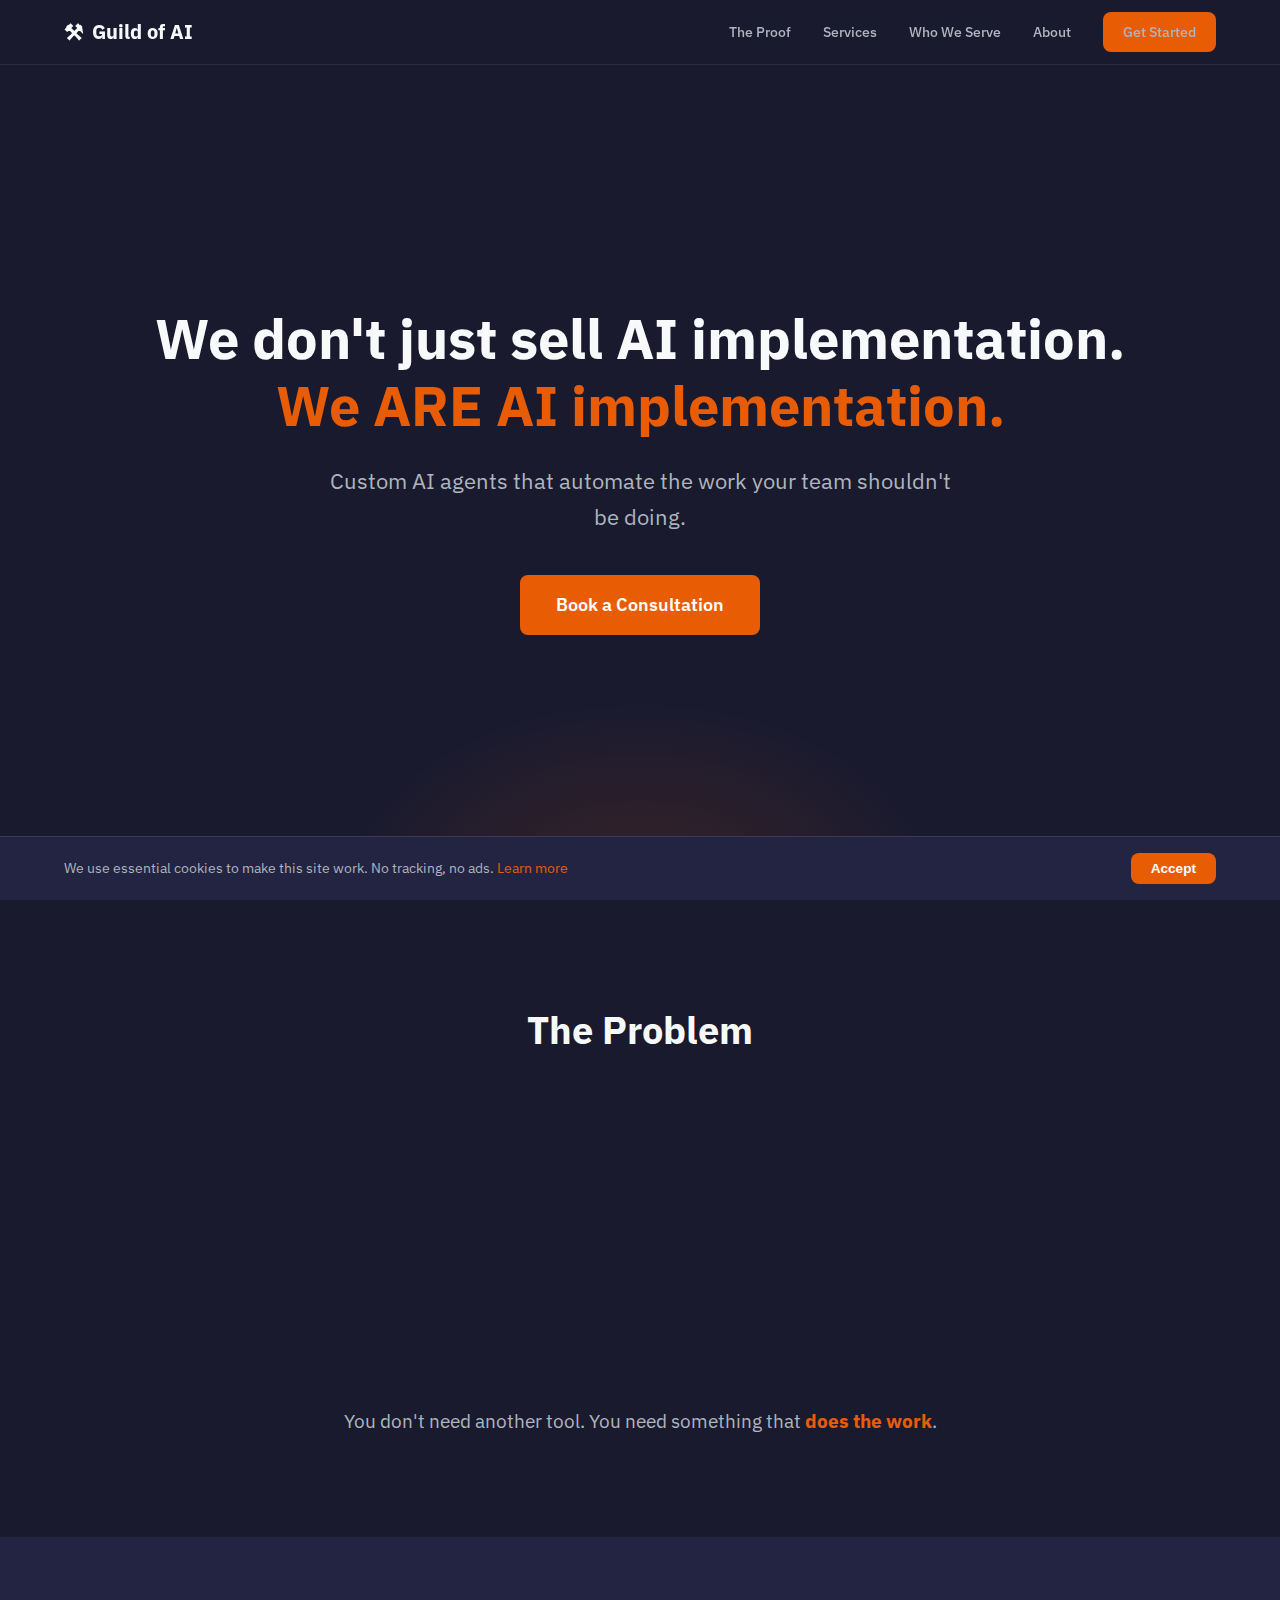
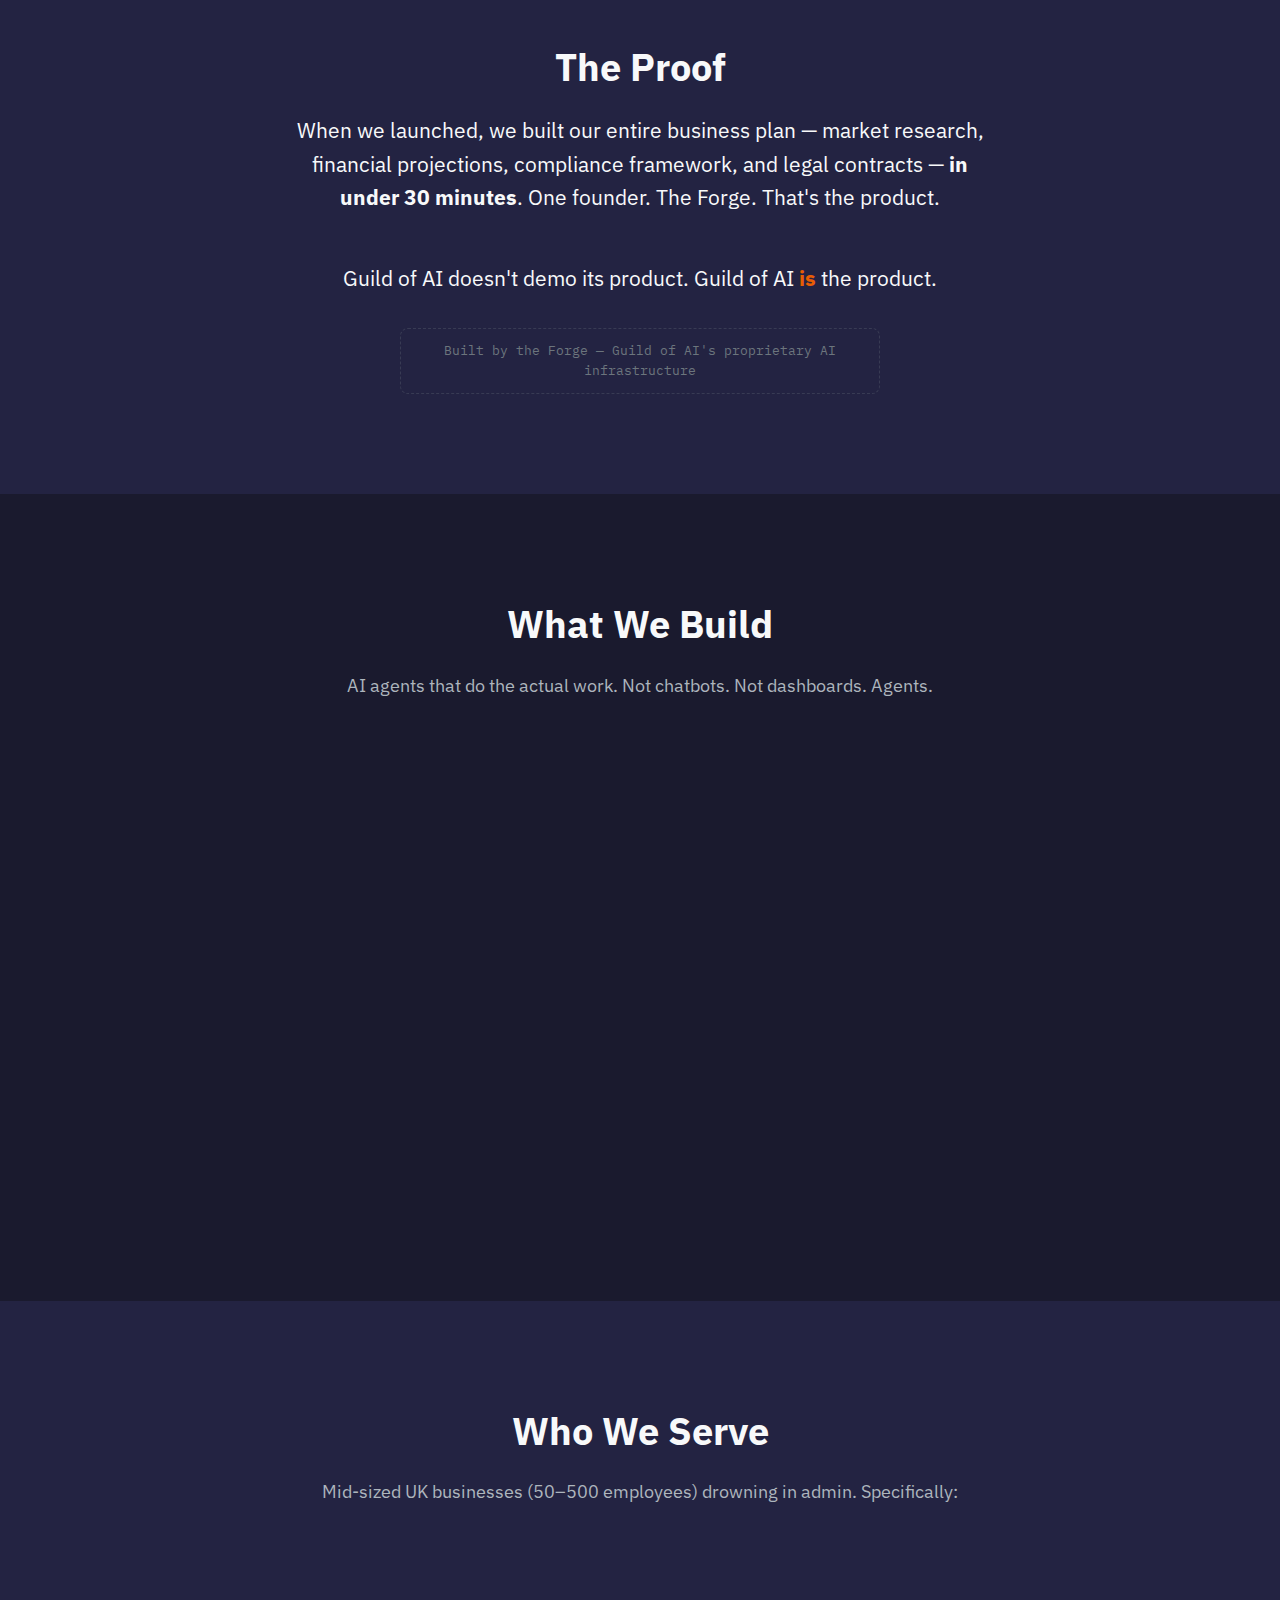
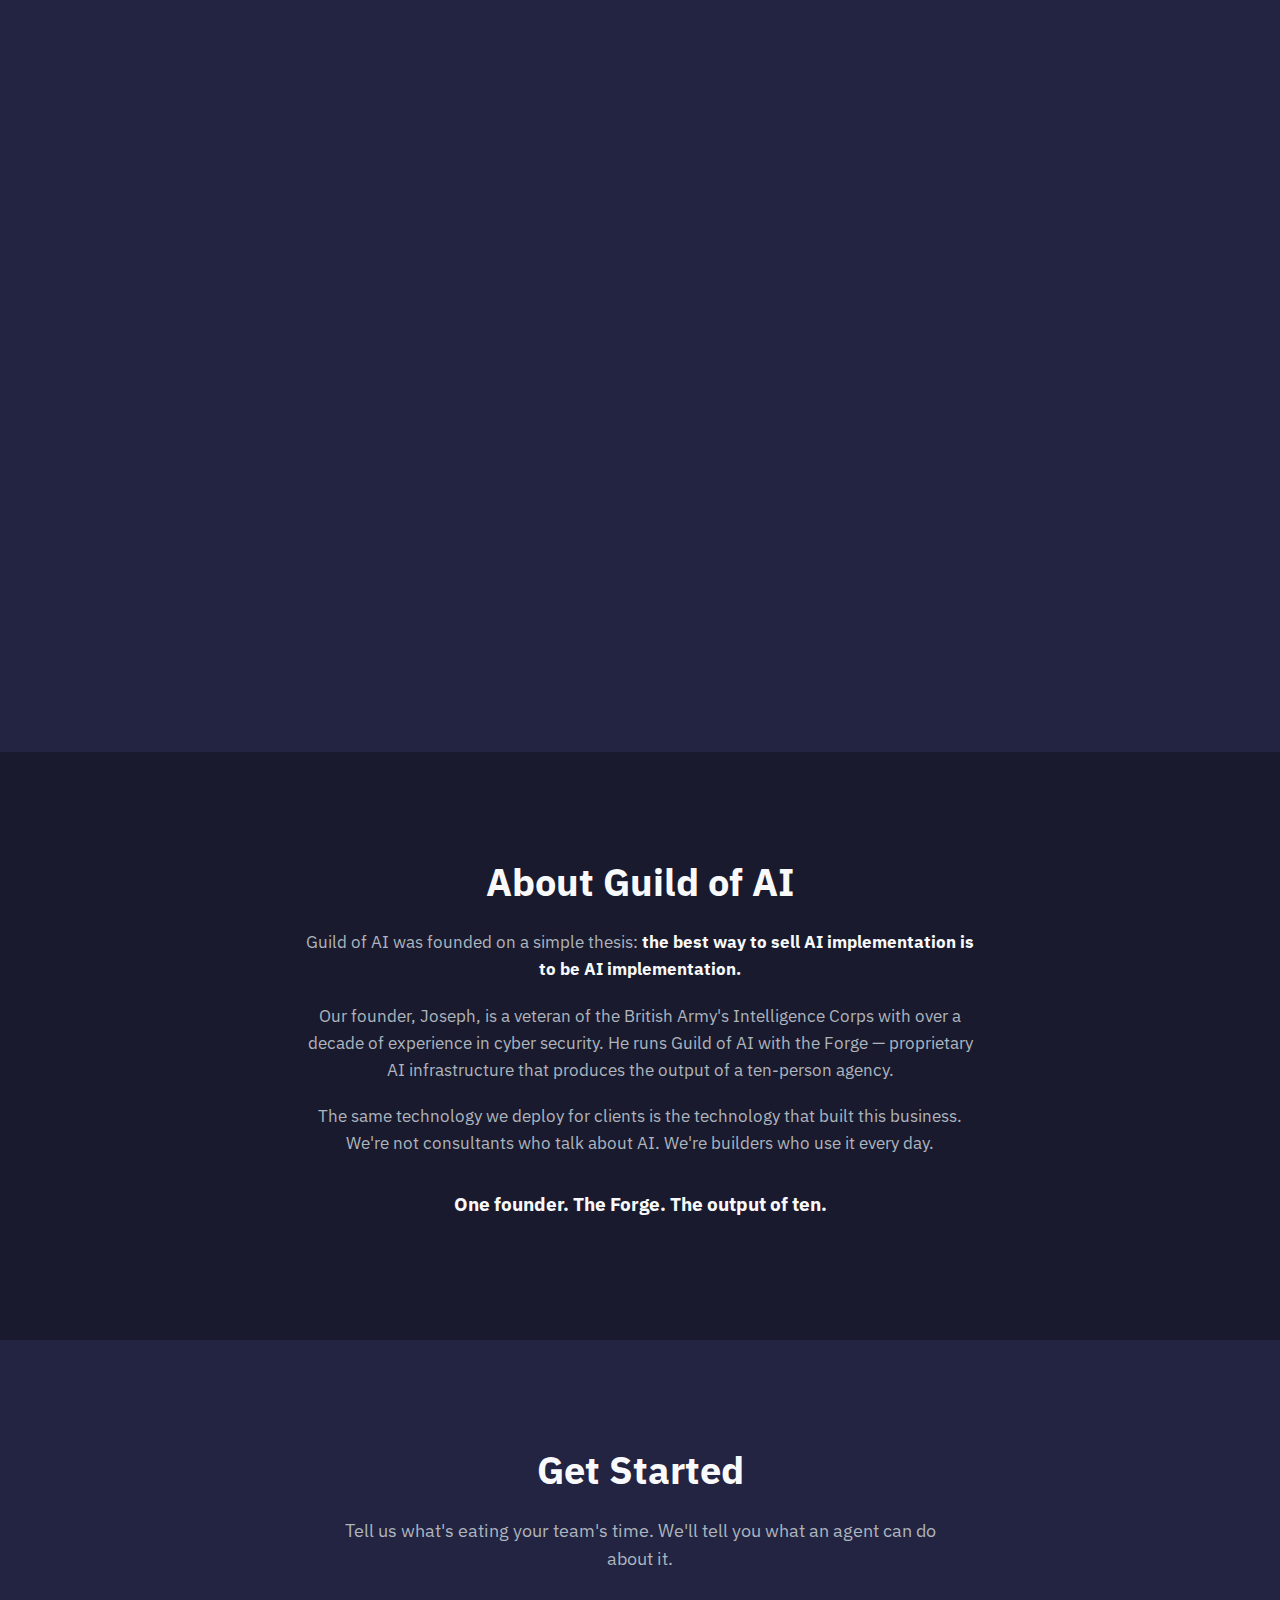
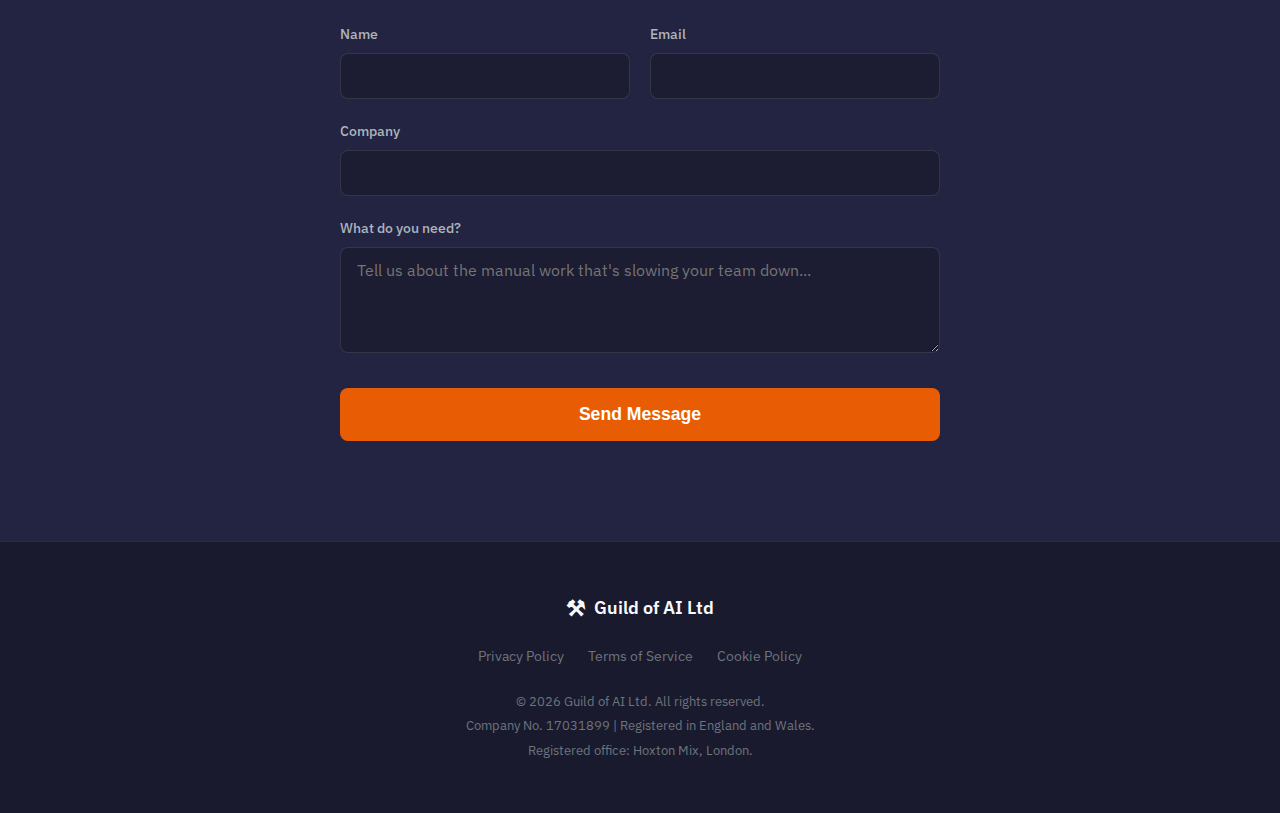
<file: index.html>
<!DOCTYPE html>
<html lang="en">
<head>
    <meta charset="UTF-8">
    <meta name="viewport" content="width=device-width, initial-scale=1.0">
    <title>Guild of AI — Custom AI Agents for UK Businesses</title>
    <meta name="description" content="Guild of AI builds custom AI agents that automate the work your team shouldn't be doing. We don't just sell AI implementation. We ARE AI implementation.">
    <link rel="preconnect" href="https://fonts.googleapis.com">
    <link rel="preconnect" href="https://fonts.gstatic.com" crossorigin>
    <link href="https://fonts.googleapis.com/css2?family=IBM+Plex+Sans:wght@400;500;600;700&family=IBM+Plex+Mono:wght@400;500&display=swap" rel="stylesheet">
    <link rel="stylesheet" href="style.css">
    <link rel="icon" type="image/svg+xml" href="favicon.svg">
</head>
<body>
    <!-- Navigation -->
    <nav class="nav">
        <div class="container nav-inner">
            <a href="#" class="nav-logo">
                <span class="logo-icon">⚒</span> Guild of AI
            </a>
            <div class="nav-links">
                <a href="#proof">The Proof</a>
                <a href="#services">Services</a>
                <a href="#verticals">Who We Serve</a>
                <a href="#about">About</a>
                <a href="#contact" class="btn btn-sm">Get Started</a>
            </div>
            <button class="nav-toggle" aria-label="Menu">☰</button>
        </div>
    </nav>

    <!-- Hero -->
    <header class="hero" id="hero">
        <div class="container">
            <h1 class="hero-title">We don't just sell AI implementation.<br><span class="accent">We ARE AI implementation.</span></h1>
            <p class="hero-sub">Custom AI agents that automate the work your team shouldn't be doing.</p>
            <a href="#contact" class="btn btn-lg">Book a Consultation</a>
        </div>
        <div class="hero-glow"></div>
    </header>

    <!-- The Problem -->
    <section class="section" id="problem">
        <div class="container">
            <h2 class="section-title">The Problem</h2>
            <div class="problem-grid">
                <div class="problem-card">
                    <div class="problem-icon">⏱</div>
                    <h3>Time Drain</h3>
                    <p>Your team spends 40–60% of their time on repetitive admin. That's not productivity — it's waste.</p>
                </div>
                <div class="problem-card">
                    <div class="problem-icon">👥</div>
                    <h3>Hiring Doesn't Scale</h3>
                    <p>More headcount means more cost, more management, more overhead. And you still can't hire fast enough.</p>
                </div>
                <div class="problem-card">
                    <div class="problem-icon">🖥</div>
                    <h3>Software Falls Short</h3>
                    <p>Off-the-shelf tools automate dashboards, not work. You don't need another SaaS login.</p>
                </div>
            </div>
            <p class="section-hook">You don't need another tool. You need something that <strong>does the work</strong>.</p>
        </div>
    </section>

    <!-- The Proof -->
    <section class="section section-dark" id="proof">
        <div class="container">
            <h2 class="section-title">The Proof</h2>
            <p class="proof-lead">When we launched, we built our entire business plan — market research, financial projections, compliance framework, and legal contracts — <strong>in under 30 minutes</strong>. One founder. The Forge. That's the product.</p>
            <p class="proof-hook">Guild of AI doesn't demo its product. Guild of AI <strong>is</strong> the product.</p>
            <div class="built-badge">Built by the Forge — Guild of AI's proprietary AI infrastructure</div>
        </div>
    </section>

    <!-- Services / Tiers -->
    <section class="section" id="services">
        <div class="container">
            <h2 class="section-title">What We Build</h2>
            <p class="section-sub">AI agents that do the actual work. Not chatbots. Not dashboards. Agents.</p>
            <div class="tier-grid">
                <div class="tier-card">
                    <div class="tier-badge">Entry</div>
                    <h3 class="tier-name">Foundry</h3>
                    <p class="tier-desc">Single AI agent deployed into one business process. The fastest way to see what AI can do for you.</p>
                    <ul class="tier-features">
                        <li>One agent, one workflow</li>
                        <li>Integrated into your existing tools</li>
                        <li>Setup in days, not months</li>
                        <li>Monthly retainer + support</li>
                    </ul>
                    <span class="tier-target">For SMEs getting started</span>
                </div>
                <div class="tier-card tier-featured">
                    <div class="tier-badge">Growth</div>
                    <h3 class="tier-name">Forge</h3>
                    <p class="tier-desc">Multiple connected agents working across departments. Scale your automation without scaling headcount.</p>
                    <ul class="tier-features">
                        <li>Multiple agents, interconnected</li>
                        <li>Cross-department automation</li>
                        <li>Priority support</li>
                        <li>Quarterly performance reviews</li>
                    </ul>
                    <span class="tier-target">For scaling businesses</span>
                </div>
                <div class="tier-card">
                    <div class="tier-badge">Enterprise</div>
                    <h3 class="tier-name">Citadel</h3>
                    <p class="tier-desc">Custom AI infrastructure built for your organisation. Full architecture, white-glove onboarding.</p>
                    <ul class="tier-features">
                        <li>Bespoke agent architecture</li>
                        <li>Dedicated infrastructure</li>
                        <li>White-glove onboarding</li>
                        <li>Ongoing optimisation</li>
                    </ul>
                    <span class="tier-target">For large organisations</span>
                </div>
            </div>
        </div>
    </section>

    <!-- Verticals -->
    <section class="section section-dark" id="verticals">
        <div class="container">
            <h2 class="section-title">Who We Serve</h2>
            <p class="section-sub">Mid-sized UK businesses (50–500 employees) drowning in admin. Specifically:</p>
            <div class="vertical-grid">
                <div class="vertical-card">
                    <div class="vertical-icon">📋</div>
                    <h3>Recruitment Agencies</h3>
                    <p>Your consultants spend hours screening CVs and chasing candidates. Our agents shortlist qualified candidates, send personalised outreach, and schedule interviews — so your team focuses on placing, not processing.</p>
                </div>
                <div class="vertical-card">
                    <div class="vertical-icon">🏠</div>
                    <h3>Property Management</h3>
                    <p>Tenant queries pile up. Maintenance requests get lost. Rent chasing is manual. Our agents handle tenant communications, route maintenance to the right contractor, and track payments — so you manage properties, not inboxes.</p>
                </div>
                <div class="vertical-card">
                    <div class="vertical-icon">🛡</div>
                    <h3>Insurance Brokers</h3>
                    <p>Quote requests arrive faster than your team can process them. Our agents triage claims, process renewals, and generate quotes — handling the volume so your brokers handle the relationships.</p>
                </div>
                <div class="vertical-card">
                    <div class="vertical-icon">📊</div>
                    <h3>Accounting Firms</h3>
                    <p>Data entry and client onboarding consume your qualified accountants' time. Our agents process documents, onboard new clients, and handle routine queries — freeing your team for the advisory work that drives revenue.</p>
                </div>
                <div class="vertical-card">
                    <div class="vertical-icon">🚛</div>
                    <h3>Logistics</h3>
                    <p>Coordinating drivers, planning routes, and tracking deliveries across multiple clients is a full-time job. Our agents handle the coordination — so your operations team manages exceptions, not everything.</p>
                </div>
            </div>
        </div>
    </section>

    <!-- About -->
    <section class="section" id="about">
        <div class="container about-content">
            <h2 class="section-title">About Guild of AI</h2>
            <div class="about-text">
                <p>Guild of AI was founded on a simple thesis: <strong>the best way to sell AI implementation is to be AI implementation.</strong></p>
                <p>Our founder, Joseph, is a veteran of the British Army's Intelligence Corps with over a decade of experience in cyber security. He runs Guild of AI with the Forge — proprietary AI infrastructure that produces the output of a ten-person agency.</p>
                <p>The same technology we deploy for clients is the technology that built this business. We're not consultants who talk about AI. We're builders who use it every day.</p>
                <p class="about-cta"><strong>One founder. The Forge. The output of ten.</strong></p>
            </div>
        </div>
    </section>

    <!-- Contact -->
    <section class="section section-dark" id="contact">
        <div class="container">
            <h2 class="section-title">Get Started</h2>
            <p class="section-sub">Tell us what's eating your team's time. We'll tell you what an agent can do about it.</p>
            <form class="contact-form" action="https://api.web3forms.com/submit" method="POST">
                <input type="hidden" name="access_key" value="59969e3d-1ba5-4f3f-af6e-54d6a5e64788">
                <input type="hidden" name="redirect" value="https://www.guildofai.com/thank-you.html">
                <input type="hidden" name="subject" value="New contact from Guild of AI website">
                <input type="checkbox" name="botcheck" class="hidden" style="display:none">
                <div class="form-row">
                    <div class="form-group">
                        <label for="name">Name</label>
                        <input type="text" id="name" name="name" required>
                    </div>
                    <div class="form-group">
                        <label for="email">Email</label>
                        <input type="email" id="email" name="email" required>
                    </div>
                </div>
                <div class="form-group">
                    <label for="company">Company</label>
                    <input type="text" id="company" name="company">
                </div>
                <div class="form-group">
                    <label for="message">What do you need?</label>
                    <textarea id="message" name="message" rows="4" placeholder="Tell us about the manual work that's slowing your team down..."></textarea>
                </div>
                <button type="submit" class="btn btn-lg">Send Message</button>
            </form>
        </div>
    </section>

    <!-- Footer -->
    <footer class="footer">
        <div class="container footer-inner">
            <div class="footer-brand">
                <span class="logo-icon">⚒</span> Guild of AI Ltd
            </div>
            <div class="footer-links">
                <a href="/privacy">Privacy Policy</a>
                <a href="/terms">Terms of Service</a>
                <a href="/cookies">Cookie Policy</a>
            </div>
            <div class="footer-legal">
                <p>© 2026 Guild of AI Ltd. All rights reserved.</p>
                <p>Company No. 17031899 | Registered in England and Wales.</p>
                <p>Registered office: Hoxton Mix, London.</p>
            </div>
        </div>
    </footer>

    <!-- Cookie Consent Banner -->
    <div class="cookie-banner" id="cookieBanner">
        <div class="container cookie-inner">
            <p>We use essential cookies to make this site work. No tracking, no ads. <a href="/cookies">Learn more</a></p>
            <button class="btn btn-sm" onclick="document.getElementById('cookieBanner').style.display='none'; localStorage.setItem('cookies-accepted','1');">Accept</button>
        </div>
    </div>

    <script src="script.js"></script>
    <script>if(localStorage.getItem('cookies-accepted')) document.getElementById('cookieBanner').style.display='none';</script>
</body>
</html>
</file>
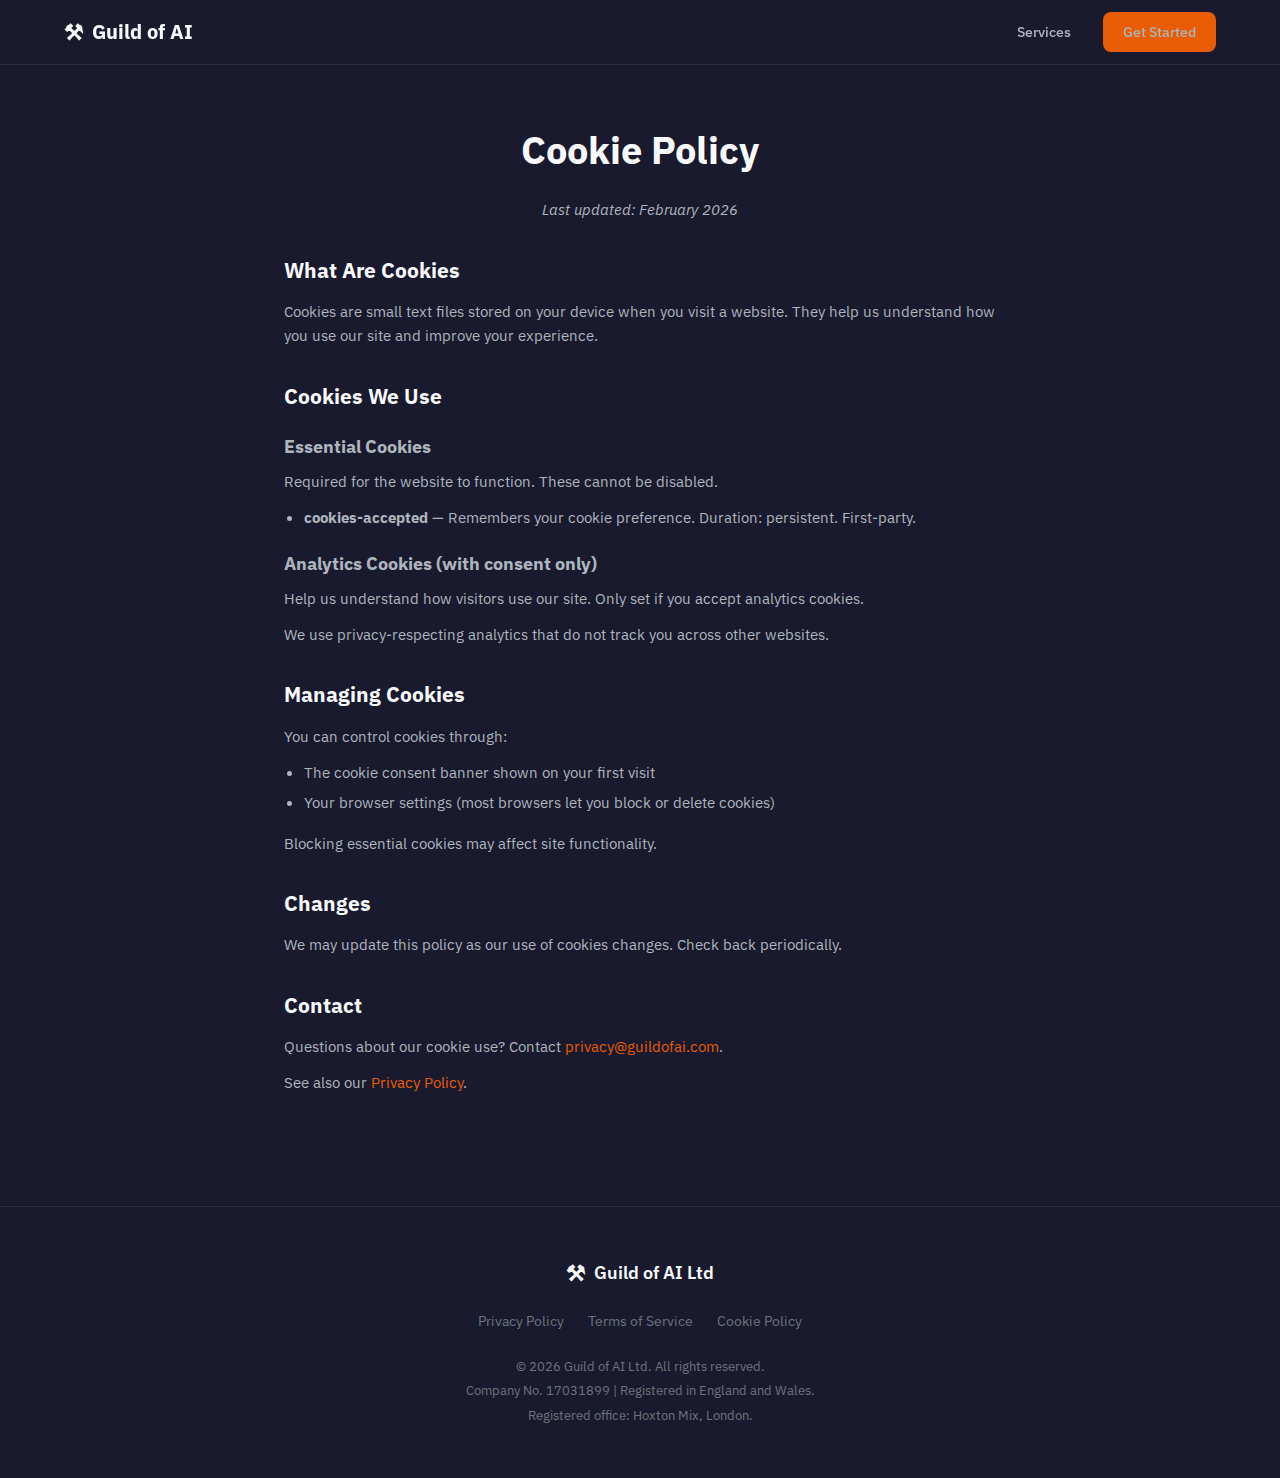
<file: cookies.html>
<!DOCTYPE html>
<html lang="en">
<head>
    <meta charset="UTF-8">
    <meta name="viewport" content="width=device-width, initial-scale=1.0">
    <title>Cookie Policy — Guild of AI</title>
    <link href="https://fonts.googleapis.com/css2?family=IBM+Plex+Sans:wght@400;500;600;700&display=swap" rel="stylesheet">
    <link rel="stylesheet" href="style.css">
    <link rel="icon" type="image/svg+xml" href="favicon.svg">
</head>
<body>
    <nav class="nav">
        <div class="container nav-inner">
            <a href="/" class="nav-logo"><span class="logo-icon">⚒</span> Guild of AI</a>
            <div class="nav-links">
                <a href="/#services">Services</a>
                <a href="/#contact" class="btn btn-sm">Get Started</a>
            </div>
        </div>
    </nav>

    <section class="section legal-page" style="padding-top: 120px;">
        <div class="container" style="max-width: 760px;">
            <h1 class="section-title">Cookie Policy</h1>
            <p class="legal-updated">Last updated: February 2026</p>

            <h2>What Are Cookies</h2>
            <p>Cookies are small text files stored on your device when you visit a website. They help us understand how you use our site and improve your experience.</p>

            <h2>Cookies We Use</h2>

            <h3>Essential Cookies</h3>
            <p>Required for the website to function. These cannot be disabled.</p>
            <ul>
                <li><strong>cookies-accepted</strong> — Remembers your cookie preference. Duration: persistent. First-party.</li>
            </ul>

            <h3>Analytics Cookies (with consent only)</h3>
            <p>Help us understand how visitors use our site. Only set if you accept analytics cookies.</p>
            <p>We use privacy-respecting analytics that do not track you across other websites.</p>

            <h2>Managing Cookies</h2>
            <p>You can control cookies through:</p>
            <ul>
                <li>The cookie consent banner shown on your first visit</li>
                <li>Your browser settings (most browsers let you block or delete cookies)</li>
            </ul>
            <p>Blocking essential cookies may affect site functionality.</p>

            <h2>Changes</h2>
            <p>We may update this policy as our use of cookies changes. Check back periodically.</p>

            <h2>Contact</h2>
            <p>Questions about our cookie use? Contact <a href="mailto:privacy@guildofai.com">privacy@guildofai.com</a>.</p>

            <p>See also our <a href="/privacy">Privacy Policy</a>.</p>
        </div>
    </section>

    <footer class="footer">
        <div class="container footer-inner">
            <div class="footer-brand"><span class="logo-icon">⚒</span> Guild of AI Ltd</div>
            <div class="footer-links">
                <a href="/privacy">Privacy Policy</a>
                <a href="/terms">Terms of Service</a>
                <a href="/cookies">Cookie Policy</a>
            </div>
            <div class="footer-legal">
                <p>© 2026 Guild of AI Ltd. All rights reserved.</p>
                <p>Company No. 17031899 | Registered in England and Wales.</p>
                <p>Registered office: Hoxton Mix, London.</p>
            </div>
        </div>
    </footer>
</body>
</html>
</file>
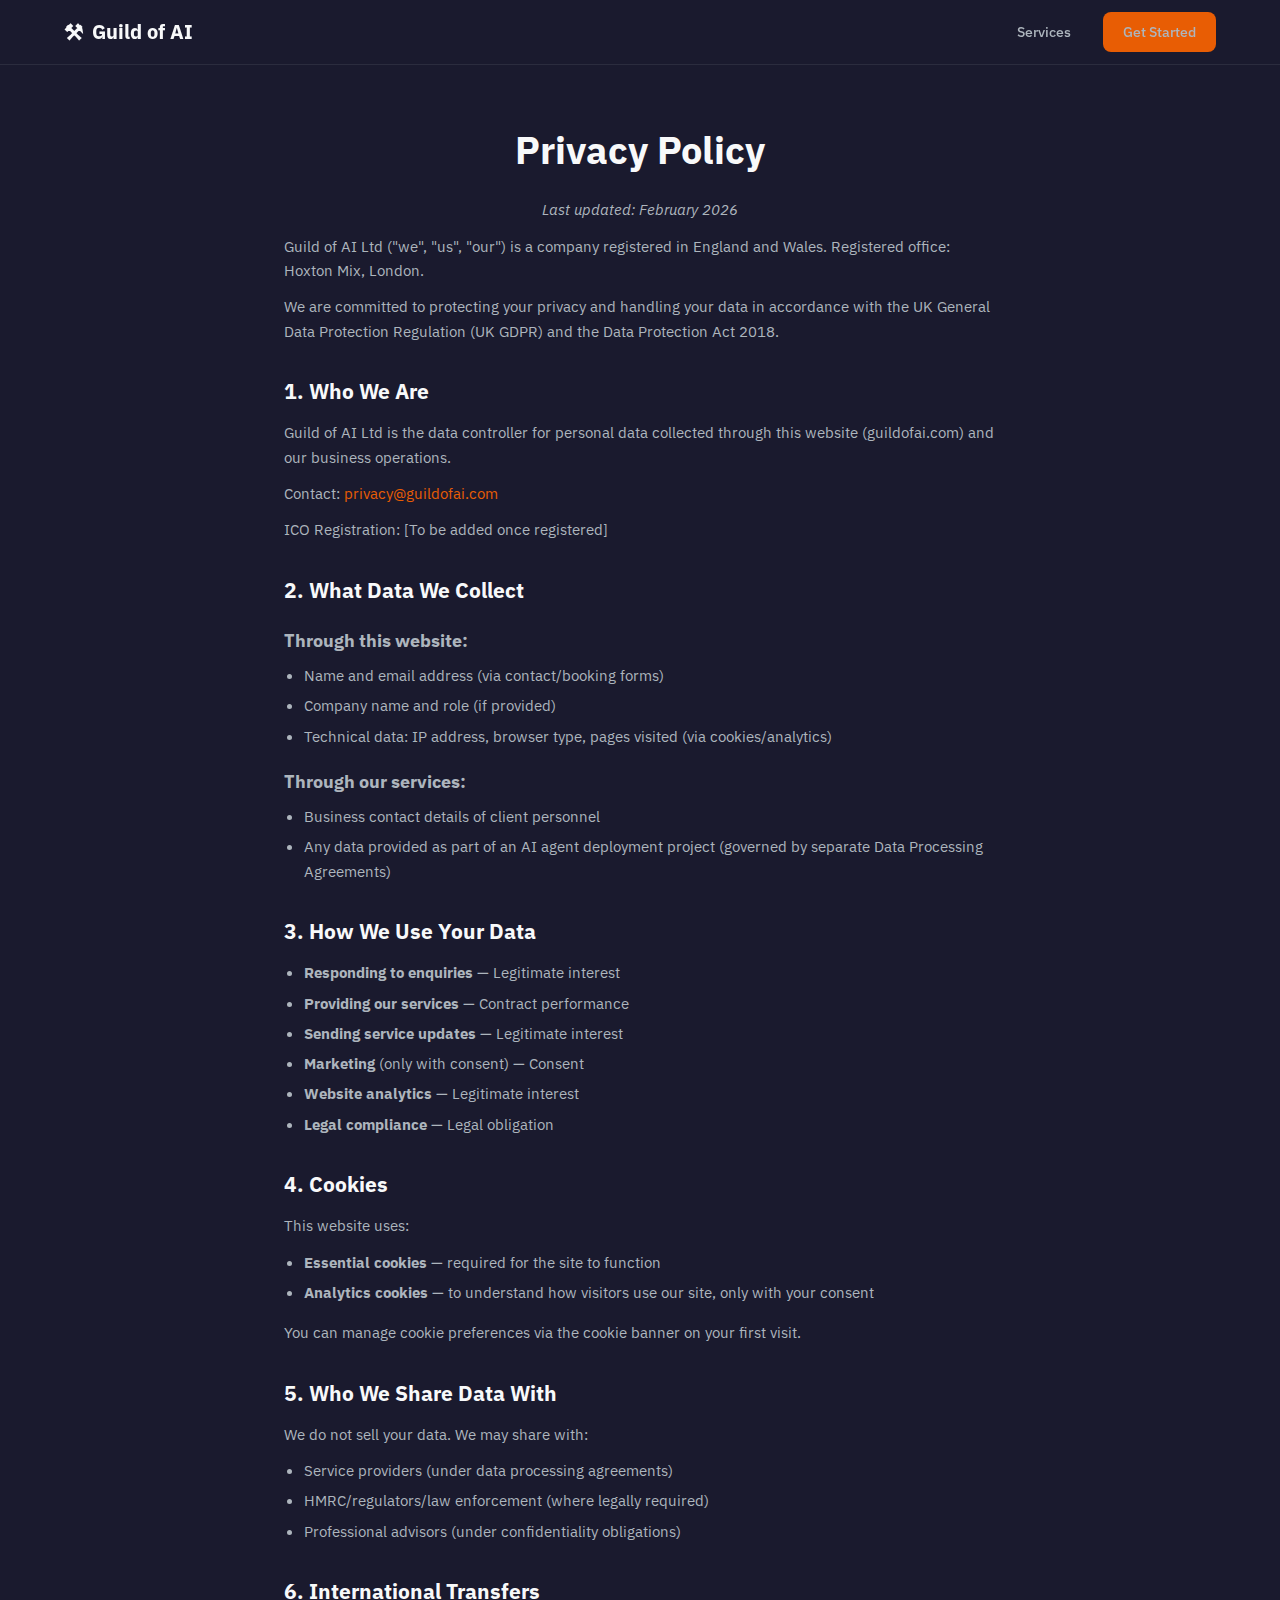
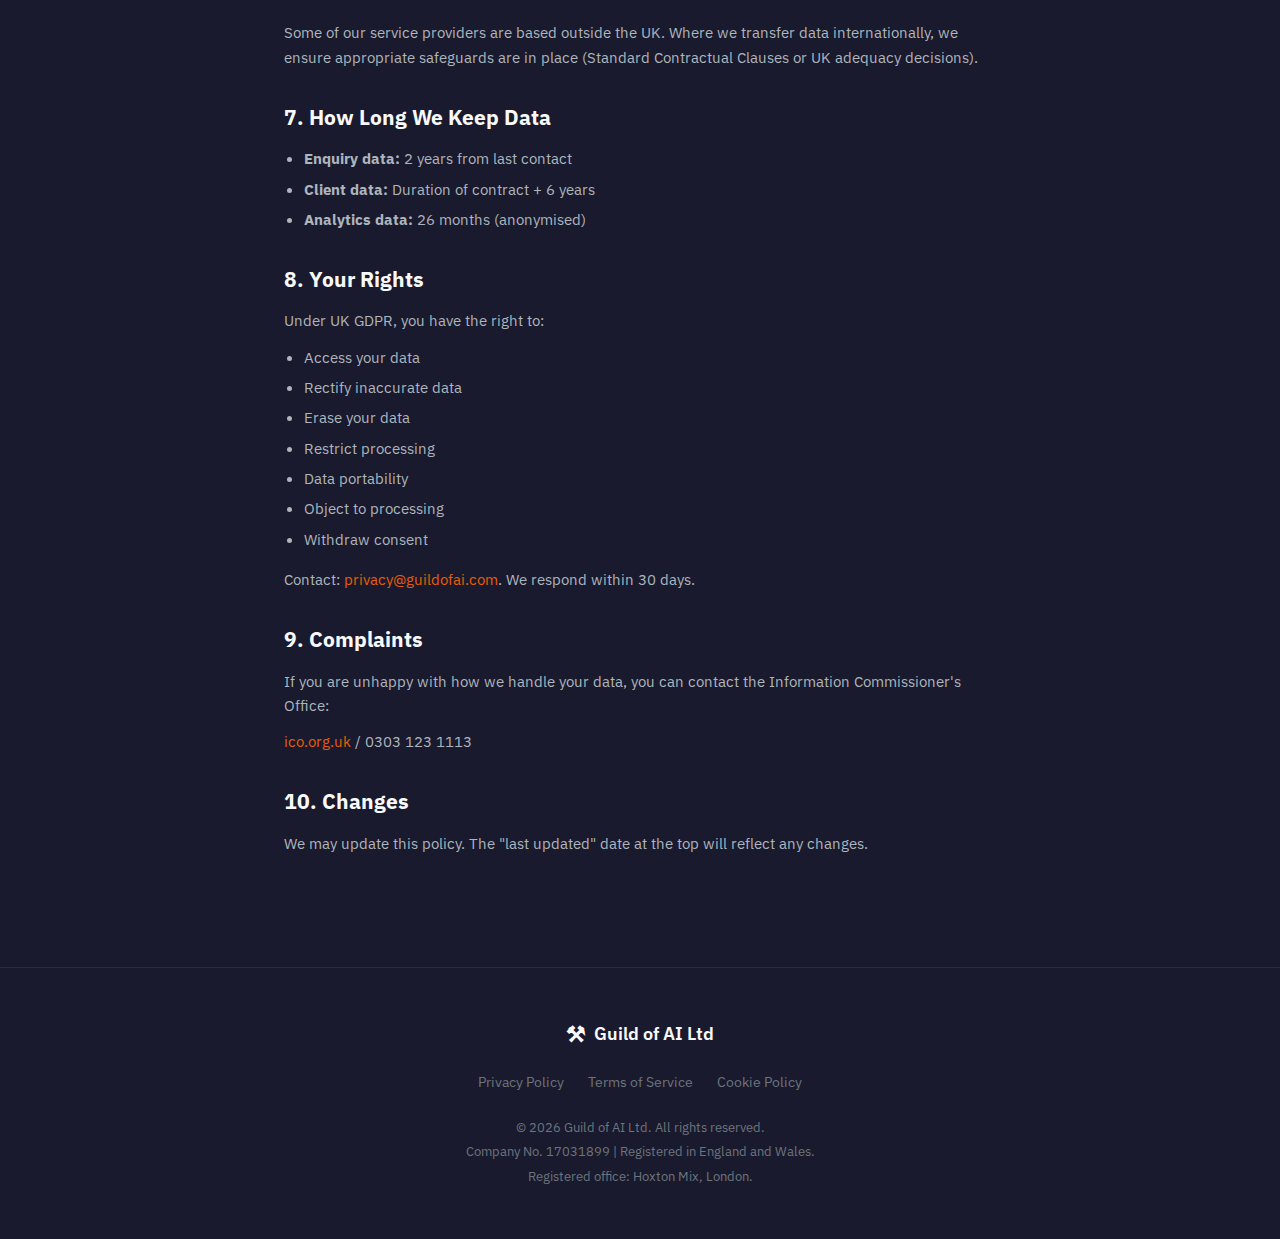
<file: privacy.html>
<!DOCTYPE html>
<html lang="en">
<head>
    <meta charset="UTF-8">
    <meta name="viewport" content="width=device-width, initial-scale=1.0">
    <title>Privacy Policy — Guild of AI</title>
    <link href="https://fonts.googleapis.com/css2?family=IBM+Plex+Sans:wght@400;500;600;700&display=swap" rel="stylesheet">
    <link rel="stylesheet" href="style.css">
    <link rel="icon" type="image/svg+xml" href="favicon.svg">
</head>
<body>
    <nav class="nav">
        <div class="container nav-inner">
            <a href="/" class="nav-logo"><span class="logo-icon">⚒</span> Guild of AI</a>
            <div class="nav-links">
                <a href="/#services">Services</a>
                <a href="/#contact" class="btn btn-sm">Get Started</a>
            </div>
        </div>
    </nav>

    <section class="section legal-page" style="padding-top: 120px;">
        <div class="container" style="max-width: 760px;">
            <h1 class="section-title">Privacy Policy</h1>
            <p class="legal-updated">Last updated: February 2026</p>

            <p>Guild of AI Ltd ("we", "us", "our") is a company registered in England and Wales. Registered office: Hoxton Mix, London.</p>
            <p>We are committed to protecting your privacy and handling your data in accordance with the UK General Data Protection Regulation (UK GDPR) and the Data Protection Act 2018.</p>

            <h2>1. Who We Are</h2>
            <p>Guild of AI Ltd is the data controller for personal data collected through this website (guildofai.com) and our business operations.</p>
            <p>Contact: <a href="mailto:privacy@guildofai.com">privacy@guildofai.com</a></p>
            <p>ICO Registration: [To be added once registered]</p>

            <h2>2. What Data We Collect</h2>
            <h3>Through this website:</h3>
            <ul>
                <li>Name and email address (via contact/booking forms)</li>
                <li>Company name and role (if provided)</li>
                <li>Technical data: IP address, browser type, pages visited (via cookies/analytics)</li>
            </ul>
            <h3>Through our services:</h3>
            <ul>
                <li>Business contact details of client personnel</li>
                <li>Any data provided as part of an AI agent deployment project (governed by separate Data Processing Agreements)</li>
            </ul>

            <h2>3. How We Use Your Data</h2>
            <ul>
                <li><strong>Responding to enquiries</strong> — Legitimate interest</li>
                <li><strong>Providing our services</strong> — Contract performance</li>
                <li><strong>Sending service updates</strong> — Legitimate interest</li>
                <li><strong>Marketing</strong> (only with consent) — Consent</li>
                <li><strong>Website analytics</strong> — Legitimate interest</li>
                <li><strong>Legal compliance</strong> — Legal obligation</li>
            </ul>

            <h2>4. Cookies</h2>
            <p>This website uses:</p>
            <ul>
                <li><strong>Essential cookies</strong> — required for the site to function</li>
                <li><strong>Analytics cookies</strong> — to understand how visitors use our site, only with your consent</li>
            </ul>
            <p>You can manage cookie preferences via the cookie banner on your first visit.</p>

            <h2>5. Who We Share Data With</h2>
            <p>We do not sell your data. We may share with:</p>
            <ul>
                <li>Service providers (under data processing agreements)</li>
                <li>HMRC/regulators/law enforcement (where legally required)</li>
                <li>Professional advisors (under confidentiality obligations)</li>
            </ul>

            <h2>6. International Transfers</h2>
            <p>Some of our service providers are based outside the UK. Where we transfer data internationally, we ensure appropriate safeguards are in place (Standard Contractual Clauses or UK adequacy decisions).</p>

            <h2>7. How Long We Keep Data</h2>
            <ul>
                <li><strong>Enquiry data:</strong> 2 years from last contact</li>
                <li><strong>Client data:</strong> Duration of contract + 6 years</li>
                <li><strong>Analytics data:</strong> 26 months (anonymised)</li>
            </ul>

            <h2>8. Your Rights</h2>
            <p>Under UK GDPR, you have the right to:</p>
            <ul>
                <li>Access your data</li>
                <li>Rectify inaccurate data</li>
                <li>Erase your data</li>
                <li>Restrict processing</li>
                <li>Data portability</li>
                <li>Object to processing</li>
                <li>Withdraw consent</li>
            </ul>
            <p>Contact: <a href="mailto:privacy@guildofai.com">privacy@guildofai.com</a>. We respond within 30 days.</p>

            <h2>9. Complaints</h2>
            <p>If you are unhappy with how we handle your data, you can contact the Information Commissioner's Office:</p>
            <p><a href="https://ico.org.uk">ico.org.uk</a> / 0303 123 1113</p>

            <h2>10. Changes</h2>
            <p>We may update this policy. The "last updated" date at the top will reflect any changes.</p>
        </div>
    </section>

    <footer class="footer">
        <div class="container footer-inner">
            <div class="footer-brand"><span class="logo-icon">⚒</span> Guild of AI Ltd</div>
            <div class="footer-links">
                <a href="/privacy">Privacy Policy</a>
                <a href="/terms">Terms of Service</a>
                <a href="/cookies">Cookie Policy</a>
            </div>
            <div class="footer-legal">
                <p>© 2026 Guild of AI Ltd. All rights reserved.</p>
                <p>Company No. 17031899 | Registered in England and Wales.</p>
                <p>Registered office: Hoxton Mix, London.</p>
            </div>
        </div>
    </footer>
</body>
</html>
</file>
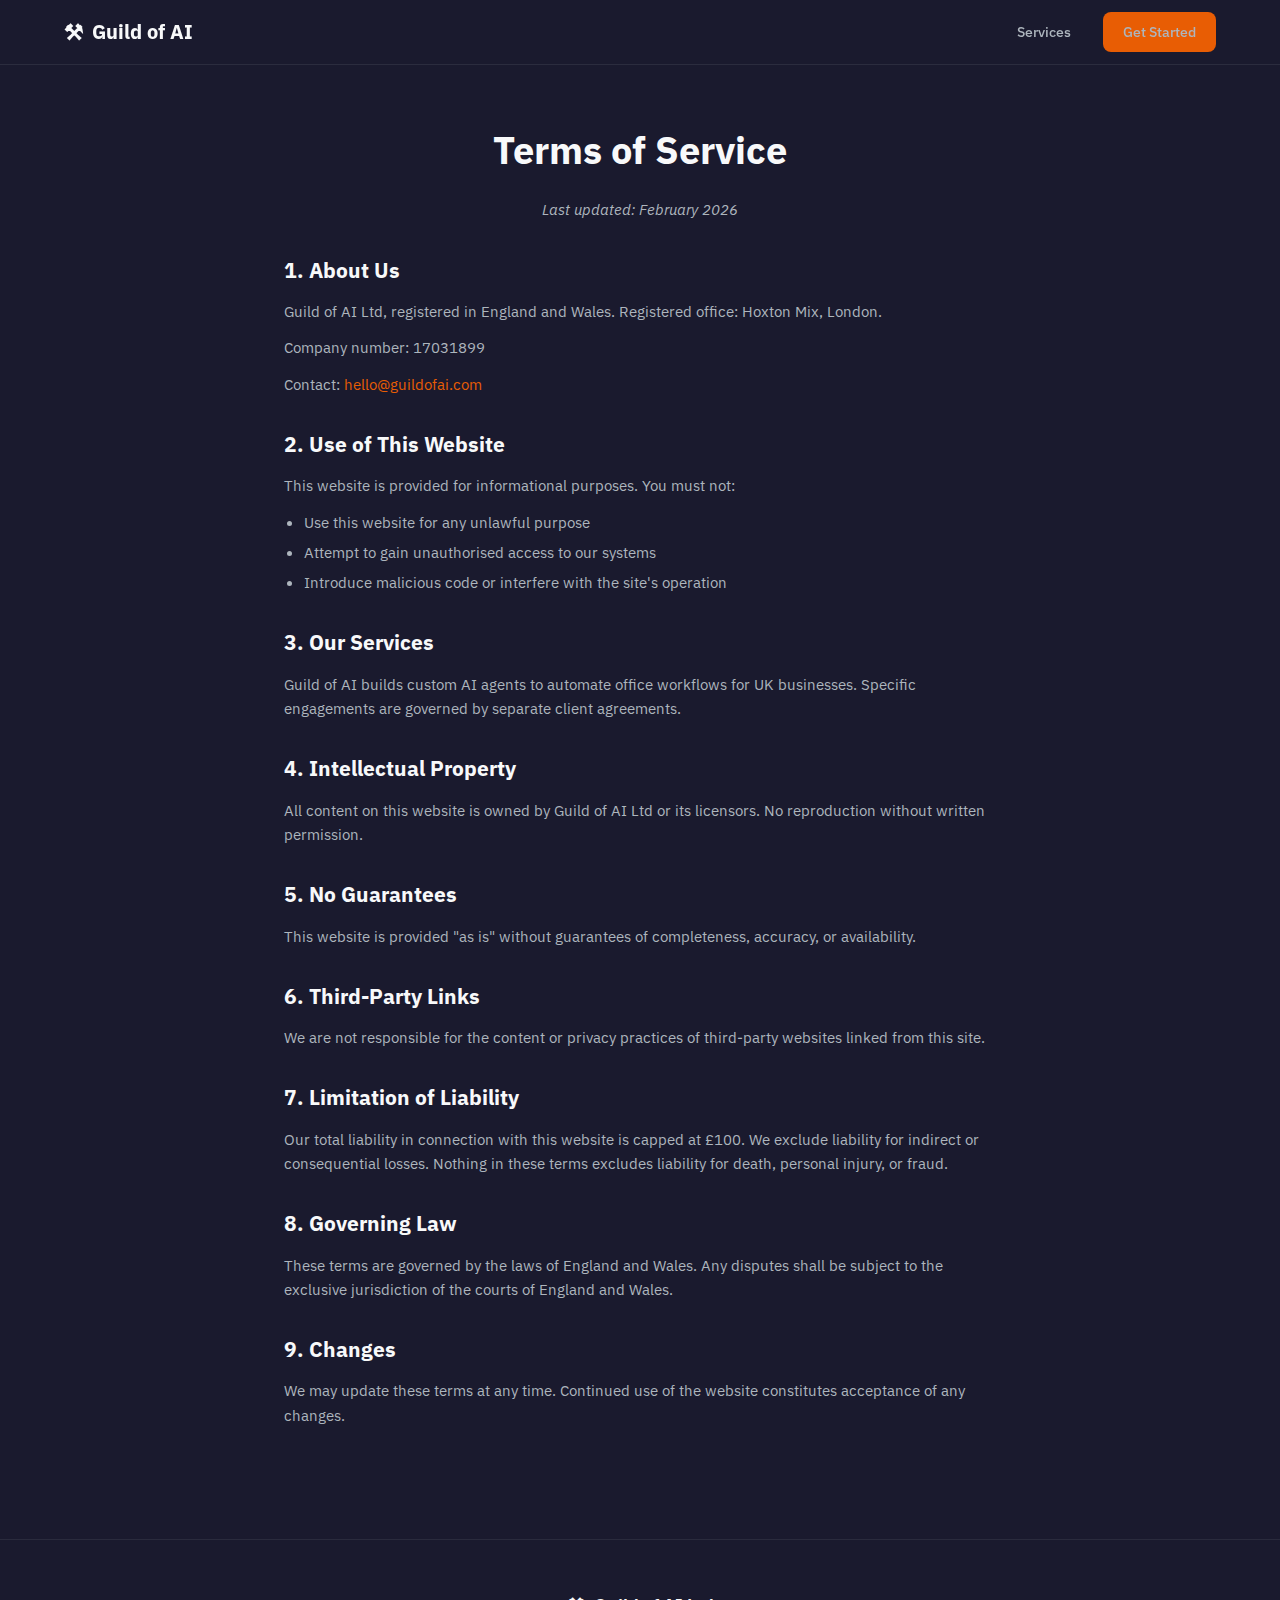
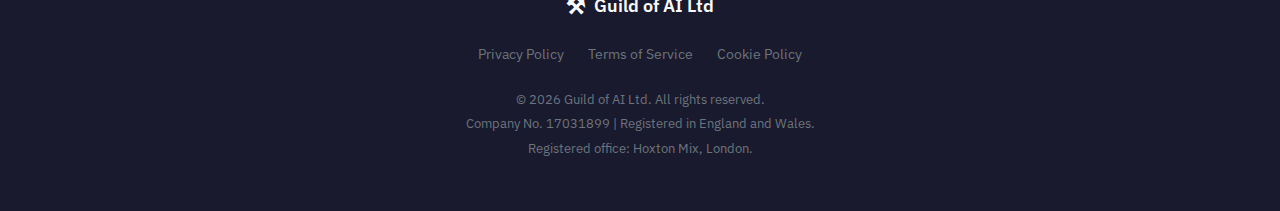
<file: terms.html>
<!DOCTYPE html>
<html lang="en">
<head>
    <meta charset="UTF-8">
    <meta name="viewport" content="width=device-width, initial-scale=1.0">
    <title>Terms of Service — Guild of AI</title>
    <link href="https://fonts.googleapis.com/css2?family=IBM+Plex+Sans:wght@400;500;600;700&display=swap" rel="stylesheet">
    <link rel="stylesheet" href="style.css">
    <link rel="icon" type="image/svg+xml" href="favicon.svg">
</head>
<body>
    <nav class="nav">
        <div class="container nav-inner">
            <a href="/" class="nav-logo"><span class="logo-icon">⚒</span> Guild of AI</a>
            <div class="nav-links">
                <a href="/#services">Services</a>
                <a href="/#contact" class="btn btn-sm">Get Started</a>
            </div>
        </div>
    </nav>

    <section class="section legal-page" style="padding-top: 120px;">
        <div class="container" style="max-width: 760px;">
            <h1 class="section-title">Terms of Service</h1>
            <p class="legal-updated">Last updated: February 2026</p>

            <h2>1. About Us</h2>
            <p>Guild of AI Ltd, registered in England and Wales. Registered office: Hoxton Mix, London.</p>
            <p>Company number: 17031899</p>
            <p>Contact: <a href="mailto:hello@guildofai.com">hello@guildofai.com</a></p>

            <h2>2. Use of This Website</h2>
            <p>This website is provided for informational purposes. You must not:</p>
            <ul>
                <li>Use this website for any unlawful purpose</li>
                <li>Attempt to gain unauthorised access to our systems</li>
                <li>Introduce malicious code or interfere with the site's operation</li>
            </ul>

            <h2>3. Our Services</h2>
            <p>Guild of AI builds custom AI agents to automate office workflows for UK businesses. Specific engagements are governed by separate client agreements.</p>

            <h2>4. Intellectual Property</h2>
            <p>All content on this website is owned by Guild of AI Ltd or its licensors. No reproduction without written permission.</p>

            <h2>5. No Guarantees</h2>
            <p>This website is provided "as is" without guarantees of completeness, accuracy, or availability.</p>

            <h2>6. Third-Party Links</h2>
            <p>We are not responsible for the content or privacy practices of third-party websites linked from this site.</p>

            <h2>7. Limitation of Liability</h2>
            <p>Our total liability in connection with this website is capped at £100. We exclude liability for indirect or consequential losses. Nothing in these terms excludes liability for death, personal injury, or fraud.</p>

            <h2>8. Governing Law</h2>
            <p>These terms are governed by the laws of England and Wales. Any disputes shall be subject to the exclusive jurisdiction of the courts of England and Wales.</p>

            <h2>9. Changes</h2>
            <p>We may update these terms at any time. Continued use of the website constitutes acceptance of any changes.</p>
        </div>
    </section>

    <footer class="footer">
        <div class="container footer-inner">
            <div class="footer-brand"><span class="logo-icon">⚒</span> Guild of AI Ltd</div>
            <div class="footer-links">
                <a href="/privacy">Privacy Policy</a>
                <a href="/terms">Terms of Service</a>
                <a href="/cookies">Cookie Policy</a>
            </div>
            <div class="footer-legal">
                <p>© 2026 Guild of AI Ltd. All rights reserved.</p>
                <p>Company No. 17031899 | Registered in England and Wales.</p>
                <p>Registered office: Hoxton Mix, London.</p>
            </div>
        </div>
    </footer>
</body>
</html>
</file>
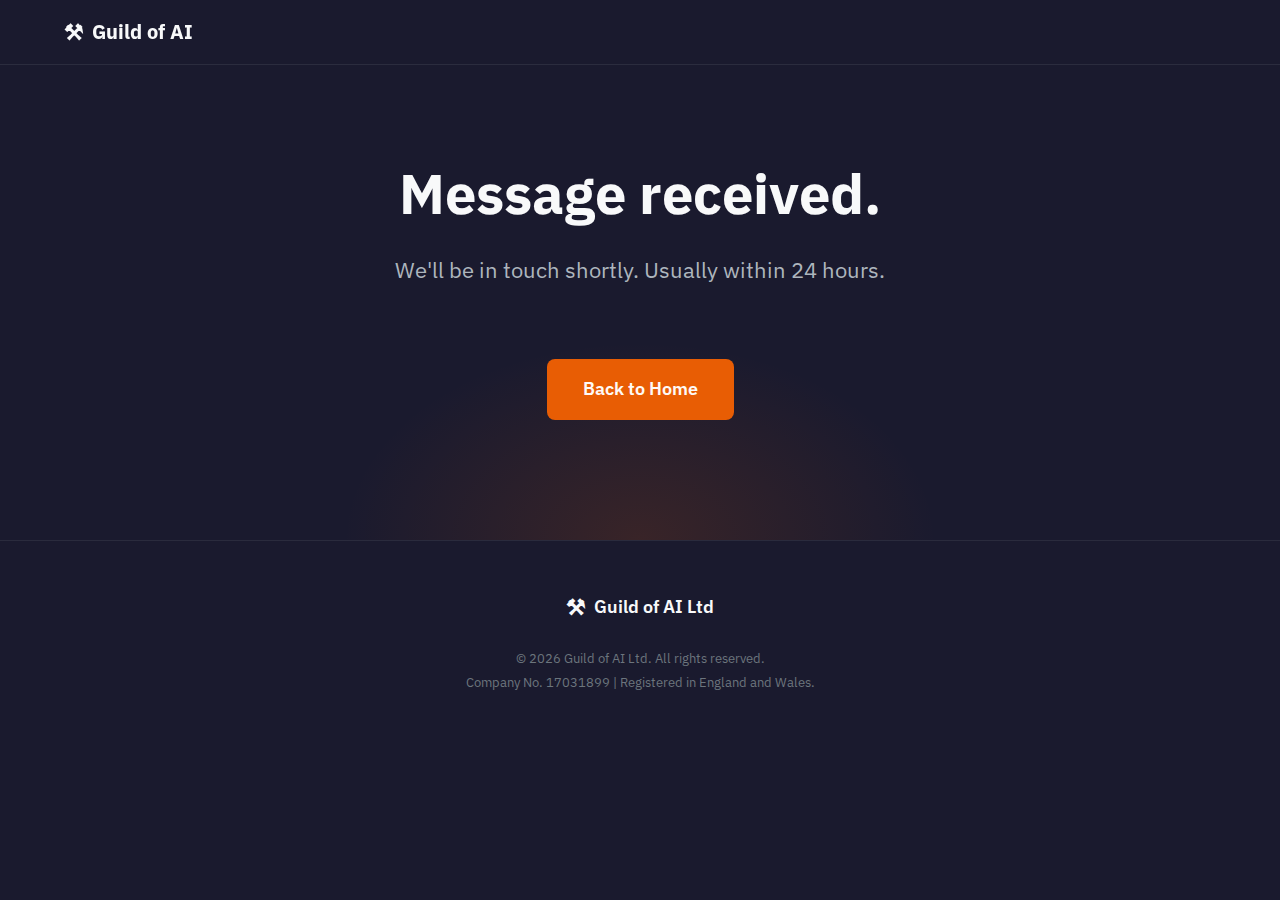
<file: thank-you.html>
<!DOCTYPE html>
<html lang="en">
<head>
    <meta charset="UTF-8">
    <meta name="viewport" content="width=device-width, initial-scale=1.0">
    <title>Message Sent — Guild of AI</title>
    <meta name="description" content="Thank you for contacting Guild of AI.">
    <link rel="preconnect" href="https://fonts.googleapis.com">
    <link rel="preconnect" href="https://fonts.gstatic.com" crossorigin>
    <link href="https://fonts.googleapis.com/css2?family=IBM+Plex+Sans:wght@400;500;600;700&family=IBM+Plex+Mono:wght@400;500&display=swap" rel="stylesheet">
    <link rel="stylesheet" href="style.css">
    <link rel="icon" type="image/svg+xml" href="favicon.svg">
</head>
<body>
    <nav class="nav">
        <div class="container nav-inner">
            <a href="/" class="nav-logo">
                <span class="logo-icon">⚒</span> Guild of AI
            </a>
        </div>
    </nav>

    <header class="hero" id="hero" style="min-height: 60vh;">
        <div class="container" style="text-align: center;">
            <h1 class="hero-title">Message received.</h1>
            <p class="hero-sub">We'll be in touch shortly. Usually within 24 hours.</p>
            <a href="/" class="btn btn-lg" style="margin-top: 2rem;">Back to Home</a>
        </div>
        <div class="hero-glow"></div>
    </header>

    <footer class="footer">
        <div class="container footer-inner">
            <div class="footer-brand">
                <span class="logo-icon">⚒</span> Guild of AI Ltd
            </div>
            <div class="footer-legal">
                <p>© 2026 Guild of AI Ltd. All rights reserved.</p>
                <p>Company No. 17031899 | Registered in England and Wales.</p>
            </div>
        </div>
    </footer>
</body>
</html>
</file>
<file: style.css>
/* ===========================
   Guild of AI — Style Sheet
   Palette: Charcoal / Ember / Steel
   =========================== */

:root {
    --charcoal: #1a1a2e;
    --charcoal-light: #232342;
    --ember: #e85d04;
    --ember-glow: #f48c06;
    --steel: #6c757d;
    --steel-light: #adb5bd;
    --white: #f8f9fa;
    --white-pure: #ffffff;
    --font: 'IBM Plex Sans', -apple-system, BlinkMacSystemFont, sans-serif;
    --font-mono: 'IBM Plex Mono', monospace;
    --max-width: 1200px;
    --radius: 8px;
    --transition: 0.3s ease;
}

/* Reset */
*, *::before, *::after { box-sizing: border-box; margin: 0; padding: 0; }
html { scroll-behavior: smooth; font-size: 16px; }
body {
    font-family: var(--font);
    background: var(--charcoal);
    color: var(--white);
    line-height: 1.6;
    -webkit-font-smoothing: antialiased;
}

a { color: var(--ember); text-decoration: none; transition: color var(--transition); }
a:hover { color: var(--ember-glow); }

img { max-width: 100%; display: block; }

.container {
    max-width: var(--max-width);
    margin: 0 auto;
    padding: 0 24px;
}

/* ===== NAV ===== */
.nav {
    position: fixed;
    top: 0;
    left: 0;
    right: 0;
    z-index: 100;
    background: rgba(26, 26, 46, 0.95);
    backdrop-filter: blur(12px);
    border-bottom: 1px solid rgba(108, 117, 125, 0.2);
}
.nav-inner {
    display: flex;
    align-items: center;
    justify-content: space-between;
    height: 64px;
}
.nav-logo {
    font-size: 1.25rem;
    font-weight: 700;
    color: var(--white);
    display: flex;
    align-items: center;
    gap: 8px;
}
.nav-logo:hover { color: var(--ember); }
.logo-icon { font-size: 1.4rem; }
.nav-links { display: flex; align-items: center; gap: 32px; }
.nav-links a { color: var(--steel-light); font-size: 0.9rem; font-weight: 500; }
.nav-links a:hover { color: var(--white); }
.nav-toggle { display: none; background: none; border: none; color: var(--white); font-size: 1.5rem; cursor: pointer; }

/* ===== BUTTONS ===== */
.btn {
    display: inline-block;
    padding: 12px 28px;
    background: var(--ember);
    color: var(--white-pure);
    font-weight: 600;
    font-size: 1rem;
    border: none;
    border-radius: var(--radius);
    cursor: pointer;
    transition: all var(--transition);
    text-align: center;
}
.btn:hover { background: var(--ember-glow); color: var(--white-pure); transform: translateY(-2px); box-shadow: 0 8px 24px rgba(232, 93, 4, 0.3); }
.btn-lg { padding: 16px 36px; font-size: 1.1rem; }
.btn-sm { padding: 8px 20px; font-size: 0.85rem; }

/* ===== HERO ===== */
.hero {
    min-height: 100vh;
    display: flex;
    align-items: center;
    justify-content: center;
    text-align: center;
    padding: 120px 24px 80px;
    position: relative;
    overflow: hidden;
}
.hero-title {
    font-size: clamp(2rem, 5vw, 3.5rem);
    font-weight: 700;
    line-height: 1.2;
    margin-bottom: 24px;
}
.accent { color: var(--ember); }
.hero-sub {
    font-size: clamp(1.1rem, 2vw, 1.4rem);
    color: var(--steel-light);
    margin-bottom: 40px;
    max-width: 640px;
    margin-left: auto;
    margin-right: auto;
}
.hero-glow {
    position: absolute;
    bottom: -200px;
    left: 50%;
    transform: translateX(-50%);
    width: 600px;
    height: 400px;
    background: radial-gradient(ellipse, rgba(232, 93, 4, 0.15) 0%, transparent 70%);
    pointer-events: none;
}

/* ===== SECTIONS ===== */
.section {
    padding: 100px 0;
}
.section-dark {
    background: var(--charcoal-light);
}
.section-title {
    font-size: clamp(1.8rem, 3vw, 2.5rem);
    font-weight: 700;
    text-align: center;
    margin-bottom: 16px;
}
.section-sub {
    text-align: center;
    color: var(--steel-light);
    font-size: 1.1rem;
    max-width: 640px;
    margin: 0 auto 48px;
}
.section-hook {
    text-align: center;
    font-size: 1.2rem;
    margin-top: 48px;
    color: var(--steel-light);
}
.section-hook strong { color: var(--ember); }

/* ===== PROBLEM ===== */
.problem-grid {
    display: grid;
    grid-template-columns: repeat(auto-fit, minmax(280px, 1fr));
    gap: 32px;
    margin-top: 48px;
}
.problem-card {
    background: var(--charcoal-light);
    padding: 32px;
    border-radius: var(--radius);
    border: 1px solid rgba(108, 117, 125, 0.2);
}
.problem-icon { font-size: 2rem; margin-bottom: 16px; }
.problem-card h3 { font-size: 1.2rem; margin-bottom: 12px; }
.problem-card p { color: var(--steel-light); font-size: 0.95rem; }

/* ===== PROOF ===== */
.proof-lead {
    text-align: center;
    font-size: 1.3rem;
    max-width: 700px;
    margin: 0 auto 48px;
}
.proof-grid {
    display: grid;
    grid-template-columns: repeat(auto-fit, minmax(200px, 1fr));
    gap: 32px;
    margin-bottom: 48px;
}
.proof-stat {
    text-align: center;
    padding: 32px 16px;
    background: rgba(232, 93, 4, 0.08);
    border-radius: var(--radius);
    border: 1px solid rgba(232, 93, 4, 0.2);
}
.stat-number {
    display: block;
    font-size: 3rem;
    font-weight: 700;
    color: var(--ember);
    line-height: 1;
}
.stat-unit {
    font-size: 1.2rem;
    color: var(--ember-glow);
    font-weight: 500;
}
.stat-label {
    display: block;
    margin-top: 8px;
    color: var(--steel-light);
    font-size: 0.9rem;
}
.proof-hook {
    text-align: center;
    font-size: 1.3rem;
    margin-bottom: 32px;
}
.proof-hook strong { color: var(--ember); }
.built-badge {
    text-align: center;
    font-family: var(--font-mono);
    font-size: 0.8rem;
    color: var(--steel);
    padding: 12px;
    border: 1px dashed rgba(108, 117, 125, 0.3);
    border-radius: var(--radius);
    max-width: 480px;
    margin: 0 auto;
}

/* ===== TIERS ===== */
.tier-grid {
    display: grid;
    grid-template-columns: repeat(auto-fit, minmax(300px, 1fr));
    gap: 32px;
    margin-top: 48px;
}
.tier-card {
    background: var(--charcoal-light);
    border: 1px solid rgba(108, 117, 125, 0.2);
    border-radius: var(--radius);
    padding: 40px 32px;
    position: relative;
    transition: transform var(--transition), box-shadow var(--transition);
}
.tier-card:hover { transform: translateY(-4px); box-shadow: 0 12px 32px rgba(0,0,0,0.3); }
.tier-featured {
    border-color: var(--ember);
    box-shadow: 0 0 24px rgba(232, 93, 4, 0.15);
}
.tier-badge {
    font-family: var(--font-mono);
    font-size: 0.75rem;
    text-transform: uppercase;
    letter-spacing: 0.1em;
    color: var(--ember);
    margin-bottom: 12px;
}
.tier-name {
    font-size: 1.6rem;
    font-weight: 700;
    margin-bottom: 12px;
}
.tier-desc {
    color: var(--steel-light);
    font-size: 0.95rem;
    margin-bottom: 24px;
}
.tier-features {
    list-style: none;
    margin-bottom: 24px;
}
.tier-features li {
    padding: 6px 0;
    color: var(--steel-light);
    font-size: 0.9rem;
    position: relative;
    padding-left: 20px;
}
.tier-features li::before {
    content: '→';
    position: absolute;
    left: 0;
    color: var(--ember);
}
.tier-target {
    font-size: 0.85rem;
    color: var(--steel);
    font-style: italic;
}

/* ===== VERTICALS ===== */
.vertical-grid {
    display: grid;
    grid-template-columns: repeat(auto-fit, minmax(220px, 1fr));
    gap: 24px;
}
.vertical-card {
    background: rgba(26, 26, 46, 0.6);
    padding: 28px;
    border-radius: var(--radius);
    border: 1px solid rgba(108, 117, 125, 0.15);
    transition: border-color var(--transition);
}
.vertical-card:hover { border-color: var(--ember); }
.vertical-icon { font-size: 1.8rem; margin-bottom: 12px; }
.vertical-card h3 { font-size: 1.1rem; margin-bottom: 8px; }
.vertical-card p { color: var(--steel-light); font-size: 0.9rem; }

/* ===== ABOUT ===== */
.about-content { max-width: 720px; margin: 0 auto; text-align: center; }
.about-text p { color: var(--steel-light); font-size: 1.05rem; margin-bottom: 20px; }
.about-text strong { color: var(--white); }
.about-cta { color: var(--ember) !important; font-size: 1.2rem !important; margin-top: 32px !important; }

/* ===== CONTACT ===== */
.contact-form {
    max-width: 600px;
    margin: 0 auto;
}
.form-row {
    display: grid;
    grid-template-columns: 1fr 1fr;
    gap: 20px;
}
.form-group {
    margin-bottom: 20px;
}
.form-group label {
    display: block;
    font-size: 0.9rem;
    font-weight: 500;
    margin-bottom: 8px;
    color: var(--steel-light);
}
.form-group input,
.form-group textarea {
    width: 100%;
    padding: 12px 16px;
    background: rgba(26, 26, 46, 0.8);
    border: 1px solid rgba(108, 117, 125, 0.3);
    border-radius: var(--radius);
    color: var(--white);
    font-family: var(--font);
    font-size: 1rem;
    transition: border-color var(--transition);
}
.form-group input:focus,
.form-group textarea:focus {
    outline: none;
    border-color: var(--ember);
}
.form-group textarea { resize: vertical; }
.contact-form .btn { width: 100%; margin-top: 8px; }

/* ===== FOOTER ===== */
.footer {
    padding: 48px 0;
    border-top: 1px solid rgba(108, 117, 125, 0.2);
}
.footer-inner {
    display: flex;
    flex-direction: column;
    align-items: center;
    gap: 20px;
    text-align: center;
}
.footer-brand {
    font-size: 1.1rem;
    font-weight: 600;
    display: flex;
    align-items: center;
    gap: 8px;
}
.footer-links { display: flex; gap: 24px; }
.footer-links a { color: var(--steel); font-size: 0.85rem; }
.footer-links a:hover { color: var(--ember); }
.footer-legal p { color: var(--steel); font-size: 0.8rem; margin: 4px 0; }

/* ===== COOKIE BANNER ===== */
.cookie-banner {
    position: fixed;
    bottom: 0;
    left: 0;
    right: 0;
    background: var(--charcoal-light);
    border-top: 1px solid rgba(108, 117, 125, 0.3);
    padding: 16px 0;
    z-index: 200;
}
.cookie-inner {
    display: flex;
    align-items: center;
    justify-content: space-between;
    gap: 20px;
}
.cookie-inner p { font-size: 0.85rem; color: var(--steel-light); margin: 0; }
.cookie-inner a { color: var(--ember); }

/* ===== LEGAL PAGES ===== */
.legal-page h2 { font-size: 1.3rem; margin: 32px 0 12px; text-align: left; color: var(--white); }
.legal-page h3 { font-size: 1.1rem; margin: 20px 0 8px; color: var(--steel-light); }
.legal-page p { color: var(--steel-light); margin-bottom: 12px; font-size: 0.95rem; }
.legal-page ul { color: var(--steel-light); margin: 0 0 16px 20px; font-size: 0.95rem; }
.legal-page li { margin-bottom: 6px; }
.legal-updated { font-style: italic; color: var(--steel); margin-bottom: 32px; text-align: center; }

/* ===== RESPONSIVE ===== */
@media (max-width: 768px) {
    .nav-links { display: none; }
    .nav-toggle { display: block; }
    .nav-links.active {
        display: flex;
        flex-direction: column;
        position: absolute;
        top: 64px;
        left: 0;
        right: 0;
        background: rgba(26, 26, 46, 0.98);
        padding: 24px;
        gap: 16px;
        border-bottom: 1px solid rgba(108, 117, 125, 0.2);
    }
    .form-row { grid-template-columns: 1fr; }
    .section { padding: 64px 0; }
    .hero { padding: 100px 24px 60px; }
}
</file>
